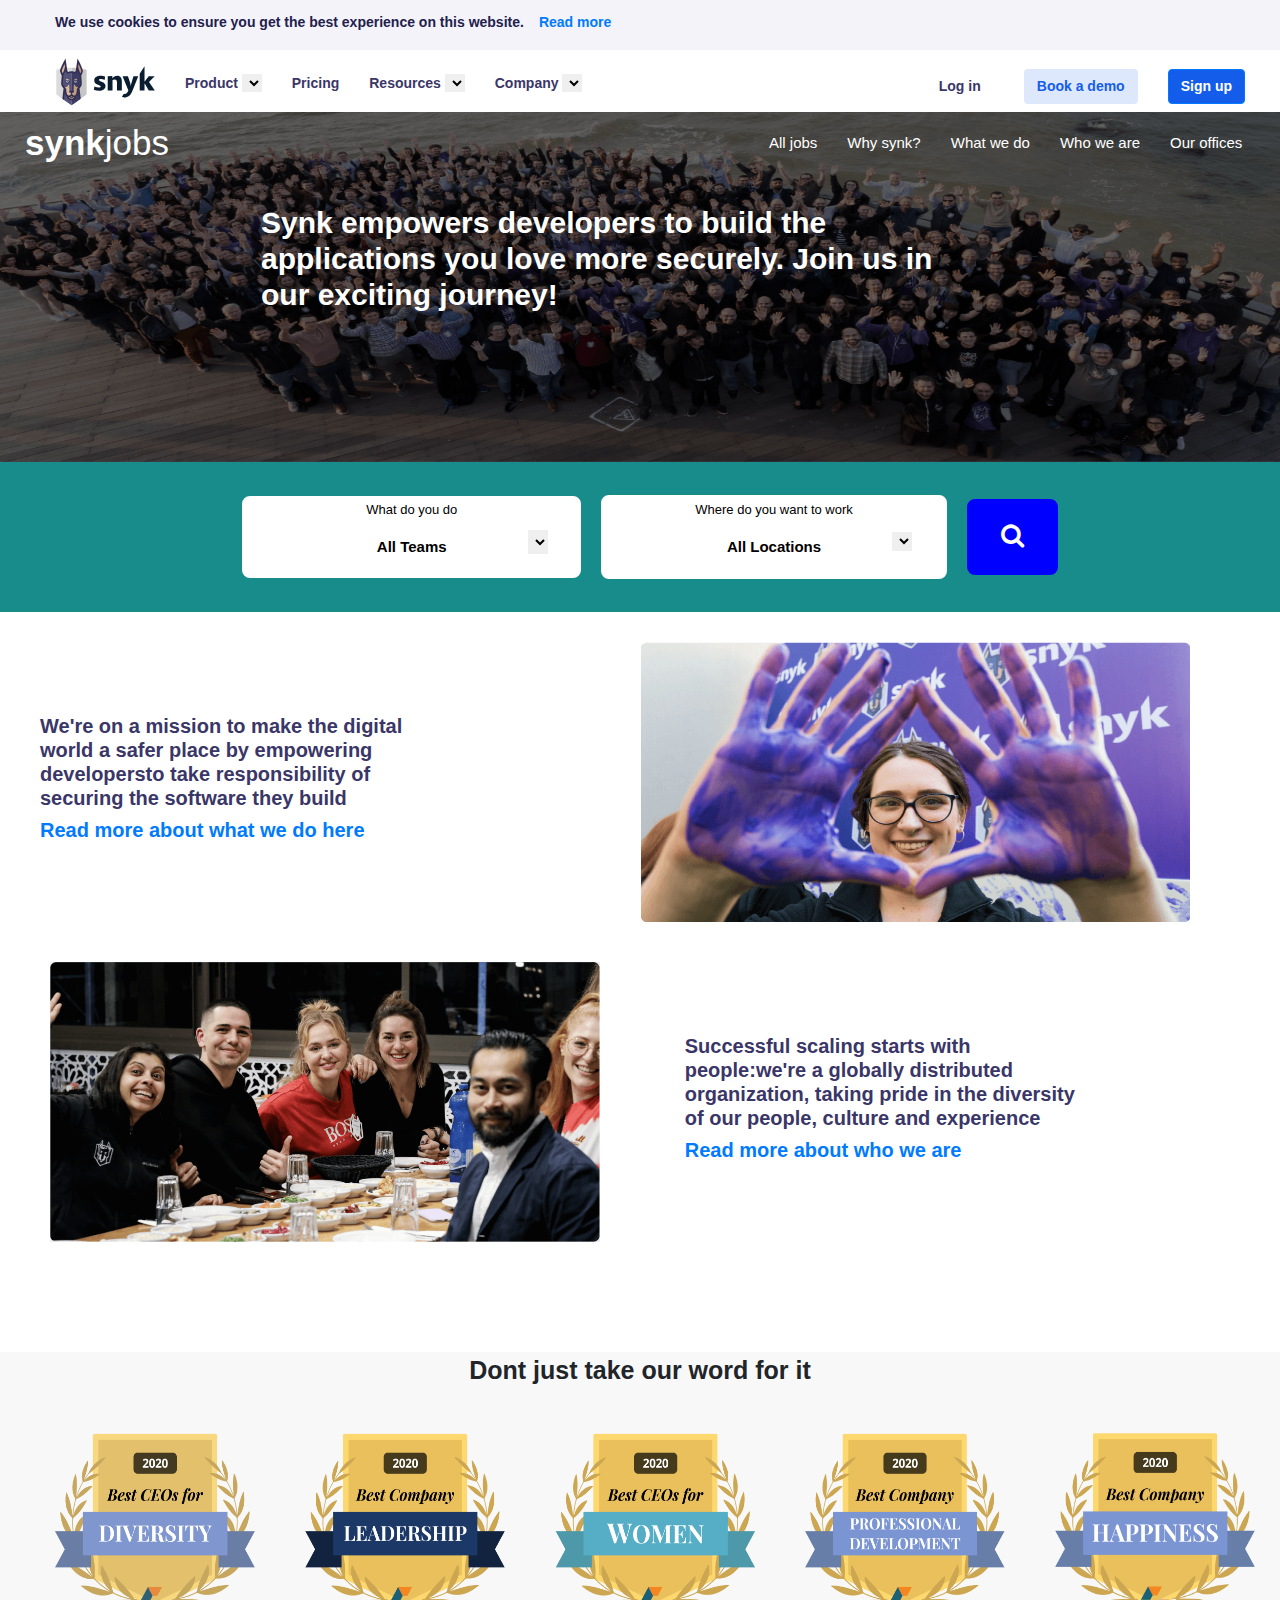
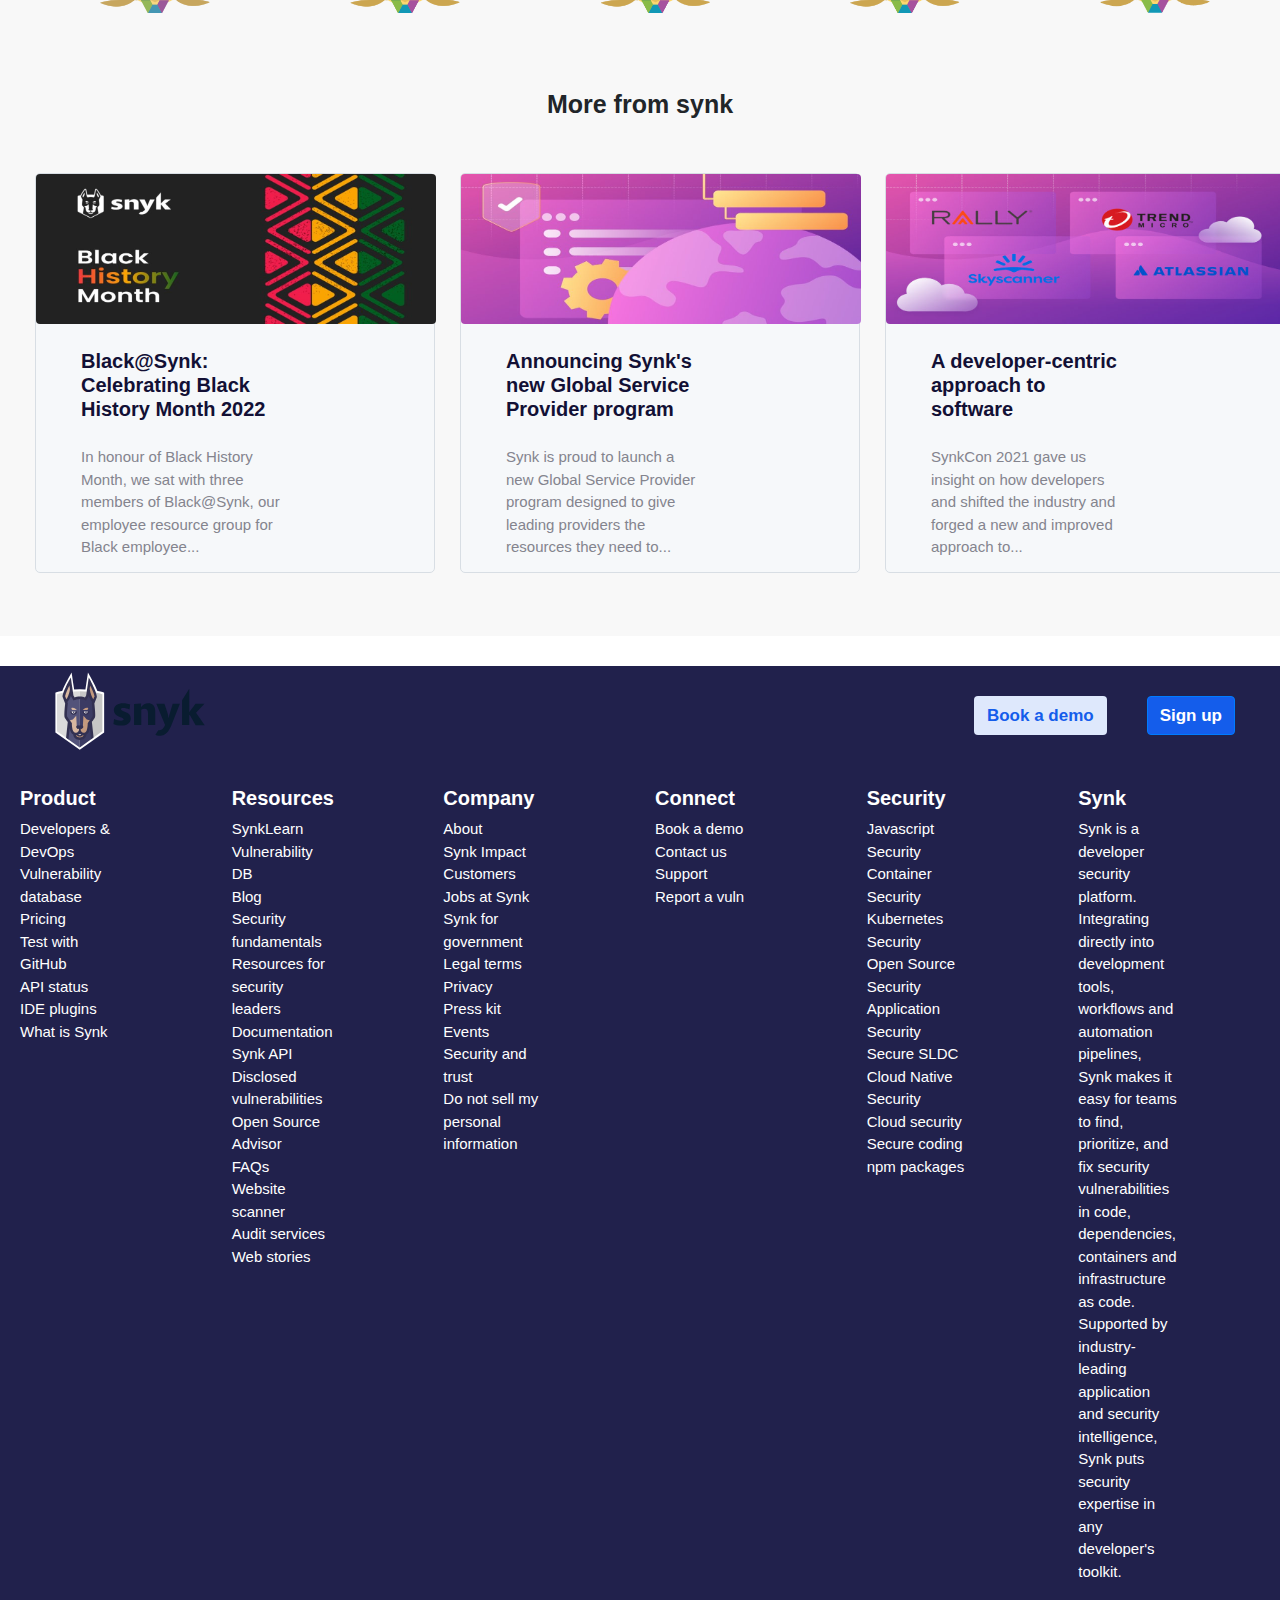
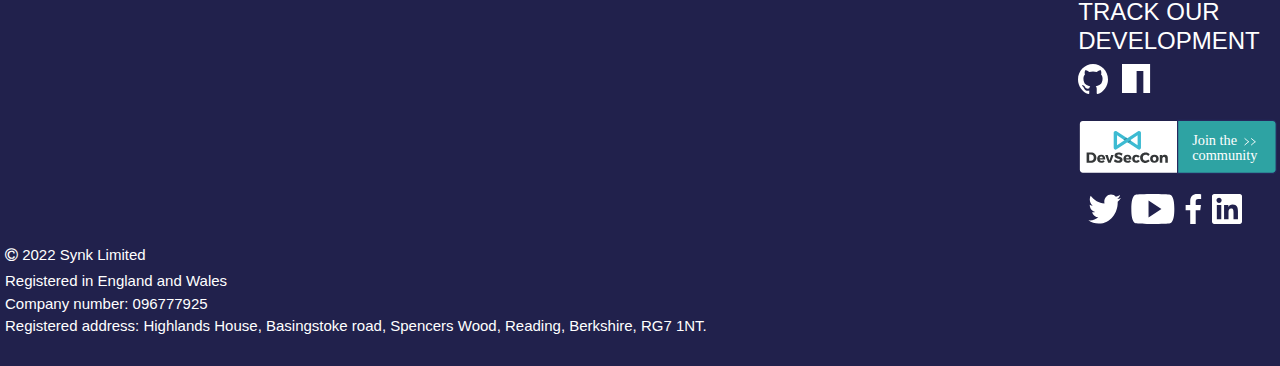
<file: index.html>
<!DOCTYPE html>
<html lang="en">

<head>
    <meta charset="UTF-8">
    <meta http-equiv="X-UA-Compatible" content="IE=edge">
    <meta name="viewport" content="width=device-width, initial-scale=1.0">
    <link rel="stylesheet" href="./synkproject.css">
    <link rel="stylesheet" href="./bootstrap.css">
    <link rel="stylesheet" href="https://cdnjs.cloudflare.com/ajax/libs/font-awesome/4.7.0/css/font-awesome.min.css">
    <script src="https://ajax.googleapis.com/ajax/libs/jquery/3.3.1/jquery.min.js"></script>
    <title>Document</title>
</head>

<body>
    <!-- <main class="row">
        <main class="col-sm"> -->
 
    <div class="firstheader">
        <div class="header">
     <p class="cookies">We use cookies to ensure you get the best experience
                on this website.</p>
            <p class="read"><a href="">Read more</a></p>
        </div>
    </div>

    <div class="secondheader sticky-top">
        <div class="left">
            <div class="logo">
                <img src="./images/logo.svg" alt="">
            </div>

            <div class="class product">Product
                <select class="pro" name="" id="">
                    <option value=""></option>
                </select>
                <div class="hidden">
                    <div class="details">
                    <ul class="product-outline">
                        <li>PRODUCT</li>
                        <li><a class="SOS" href="">Synk Open Source</li>
                        <p>Find and automatically fix open source vulnerabilities</p>
                        </a>
                        <li><a class="S-code" href="">Synk Code</li>
                        <p>Find and fix vulneabilities in your application code</p>
                        </a>
                        <li><a class="S-cont" href="">Synk Container</li>
                        <p>Find and fix vulneabilities in container images
                            and Kubernetes applications </p>
                        </a>
                        <li><a class="S-infra" href="">Synk Infrastructure as Code</li>
                        <p>Find and fix misconfigurations in Terraform CloudFormation, 
                            Kubernetes and ARM templates </p>
                        </a>
                    </ul>
        
                    <ul class="platform">
                        <li>PLATFORM</li>
                        <li><a class="DSP" href="">Developer Security Platform</li>
                        <p>Secure all the components of the modern cloud native 
                            application in a single platform
                        </p>
                        </a>
                        <li><a class="SI" href="">Security Intelligence</li>
                        <p>Access our comprehensive vulnerability data to help your own 
                            security systems</p>
                        </a>
                        <li><a class="LCM" href="">License Compliance Management</li>
                        <p>Manage open source license usage in your projects</p>
                        </a>
                        <li><a class="SIC" href="">Synk Infrastructure as Code</li>
                        <p>Find and fix misconfigurations in Terraform CloudFormation, 
                            Kubernetes and ARM templates </p>
                        </a>
                    </ul>
                </div>
                </div>
            </div>

            <div class="class pricing"> Pricing
            </div>

            <div class="class resources">Resources
                <select class="resrc" name="" id="">
                    <option value=""></option>
                </select>
                <div class="Resrc">
                    <div class="resrc-details">
                    <ul class="using-synk">
                        <li>USING SYNK</li>
                        <li><a class="DOC" href="">Documentation</li></a>
                        <li><a class="VI" href="">Vulnerability intelligence</li></a>
                        <li><a class="PT" href="">Product training</li></a>
                        <li><a class="CS" href="">Customer success</li></a>
                        <li><a class="FAQ" href="">Support portal & FAQ's</li></a>
                    </ul>
                    <ul class="learn-connect">
                        <li>LEARN & CONNECT</li>
                        <li><a class="BLOG" href="">Blog</li></a>
                        <li><a class="COMM" href="">Community</li></a>
                        <li><a class="WEB" href="">Event & Webinars</li></a>
                        <li><a class="HUB" href="">DevSecOps hub</li></a>
                        <li><a class="DEVRSC" href="">Developer and security resources</li></a>
                    </ul>
            </div>
        </div>
        </div>
        
            <div class="class company">Company
                <select class="comp" name="" id="">
                    <option value=""></option>
                </select>
                <div class="comp-box">
                    <div class="comp-details">
                    <ul class="comp-slide">
                        <li>About Synk</li>
                        <li><a class="CUSTOM" href="">Customers</li></a>
                        <li><a class="PART" href="">Partners</li></a>
                        <li><a class="NEWS" href="">Newsroom</li></a>
                        <li><a class="IMP" href="">Synk Impact</li></a>
                        <li><a class="CONTACT" href="">Contact us</li></a>
                        <li><a class="JSYNK" href=""> Jobs at Synk
                        <button class="btn btn-success form-group">We are hiring</button></li></a>
                    </ul>
            </div>
        </div>
           </div>
           </div>
      
            
        <div class="right">
            <button class="log btn btn"><a href="./html/login.html">Log in</button></a> 
            <button class="book btn btn"><a href="./html/bookdemo.html">Book a demo</button></a>
            <button class="sign btn btn-primary"><a href="./html/signup.html">Sign up</button></a>
        </div>
    </div>

    


    <div class="thirdheader">
        <div class="img-mainhero"><img class="mainhero" src="./images/synkUp-bg_files/jobs-main-hero.png" alt=""
                height="350px" width="100%">
            <div class="imgP-cont">
                <a href=""><div class="left-imgP">
                    <p class="synk-imgP">synk</p>
                    <p class="jobs-imgP">jobs</p>
                </div></a>
                <div class="right-imgP">
                    <a href=""><p class="all-imgP">All jobs</p></a>
                    <a href=""><p class="all-imgP">Why synk?</p></a>
                    <a href=""><p class="all-imgP">What we do</p></a>
                    <a href=""><p class="all-imgP">Who we are</p></a>
                    <a href=""><p class="all-imgP">Our offices</p></a> 
                </div>
            </div>
            <div class="img-h">
                <h1 class="img-h1">Synk empowers developers to build the applications you love more securely.
                    Join us in our exciting journey!</h1>
            </div>
        </div>
    </div>

    <div class="fourthheader">
        <div class="butt-one">
                    <button class="butt">
                        <div class="butt-Teams">
                            <p class="what">What do you do</p>
                            <p class="teamall">All Teams</p>
                        </div>
                        <div class="team-sel">
                            <select class="choose" name="" id="">
                                <option value=""></option>
                            </select>
                        </div>
                    </button>
                </div>
    
                    <div class="butt-two">
                        <button class="buttn">
                            <div class="butt-locate">
                                <p class="where">Where do you want to work</p>
                                <p class="locate">All Locations</p>
                            </div>
                            <div class="team-select">
                                <select class="choose" name="" id="">
                                    <option value=""></option>
                                </select>
                            </div>
                        </button>
                    </div>
                    <div class="butt-three">
                        <button class="buttm">
                            <i class="fa fa-search"></i>
                        </button>
                    </div>
                </div>
          

    <div class="fifth-header">
        <div class="h-one">
            <h1 class="mission">We're on a mission to make the digital world a safer place by
                empowering developersto take responsibility of securing
                the software they build</h1>
            <h1 class="readmore"><a href="">Read more about what we do here</a></h1>
        </div>
        <div class="imgfive"><img class="imggfive" src="./images/picRight.png"
             alt="" width="550px" height="280px">
        </div>
    </div>

    <div class="sixth-header">
        <div class="imgsix"><img class="imggsix" src="./images/picLeft.png" 
            alt="" width="550px" height="280px">
        </div>
        <div class="h-one2">
            <h1 class="scaling">Successful scaling starts with people:we're a
                globally distributed organization, taking pride in the diversity
                of our people, culture and experience</h1>
            <h1 class="aboutus"><a href="">Read more about who we are</a></h1>
        </div>
    </div>

    <div class="seventh-header">
        <div class="badge-word">Dont just take our word for it</div>
        <div class="badge">
            <img class="badge-one" src="./images/badge1.png" alt="" 
            width="200px" height="180px">
            <img class="badge-one" src="./images/badge2.png" alt=""
             width="200px" height="180px">
            <img class="badge-one" src="./images/badge3.png" 
            alt="" width="200px" height="180px">
            <img class="badge-one" src="./images/badge4.png" alt=""
             width="200px" height="180px">
            <img class="badge-one" src="./images/badge5.png" alt=""
             width="200px" height="180px">
        </div>
    </div>
  
    <div class="all-cont">
    <div class="eighth-header">
        <div class="more">More from synk</div>
        <div class="img-more">
            <div class="first">
                <img class="moreImg-one" src="./images/blackhistory.jpg" alt=""
             width="400px" height="150px">
                <h6 class="eighth-h6">Black@Synk: Celebrating Black History Month 2022</h6>
                <p class="eighth-p">In honour of Black History Month, we sat with three members of Black@Synk,
                    our employee resource group for Black employee...</p>
               
            </div>
            <div class="second"><img class="moreImg-two" src="./images/globalservice.jpg" 
                alt="" width="400px" height="150px">
                <h6 class="eighth-h6">Announcing Synk's new Global Service Provider program</h6>
                <p class="eighth-p">Synk is proud to launch a new Global Service Provider program
                    designed to give leading providers the resources they need to...</p>
            </div>
            <div class="third"><img class="moreImg-three" src="./images/devapproach.jpg"
                 alt="" width="400px" height="150px">
                <h6 class="eighth-h6">A developer-centric approach to software</h6>
                <p class="eighth-p">SynkCon 2021 gave us insight on how developers and
                    shifted the industry and forged a new and improved approach to...</p>
            </div>
        </div>
    </div>
</div>

    <div class="ninth-header">
        <div class="left">
            <div class="logo"><a href="#"><img class="imgLogo" src="./images/logo.svg" alt=""
                 height="150px" width="150px"></a></div>

        </div>
        <div class="right">
            <button class="book btn btn">Book a demo</button>
            <button class="sign btn btn-primary">Sign up</button>
        </div>
    </div>

    <div class="tenth-header">
        <div class="row">
            <div class="product col-sm-2">
                <h3>Product</h3>
                <div>Developers & DevOps</div>
                <div>Vulnerability database</div>
                <div>Pricing</div>
                <div>Test with GitHub</div>
                <div>API status</div>
                <div>IDE plugins</div>
                <div>What is Synk</div>
            </div>
            <div class="resrcs col-sm-2">
                <h3>Resources</h3>
                <div>SynkLearn</div>
                <div>Vulnerability DB</div>
                <div>Blog</div>
                <div>Security fundamentals</div>
                <div>Resources for security leaders</div>
                <div>Documentation</div>
                <div>Synk API</div>
                <div>Disclosed vulnerabilities</div>
                <div>Open Source Advisor</div>
                <div>FAQs</div>
                <div>Website scanner</div>
                <div>Audit services</div>
                <div>Web stories</div>
            </div>
            <div class="compny col-sm-2">
                <h3>Company </h3>
                <div>About</div>
                <div>Synk Impact</div>
                <div>Customers</div>
                <div>Jobs at Synk</div>
                <div>Synk for government</div>
                <div>Legal terms</div>
                <div>Privacy</div>
                <div>Press kit</div>
                <div>Events</div>
                <div>Security and trust</div>
                <div>Do not sell my personal information</div>
            </div>
            <div class="xnect col-sm-2">
                <h3>Connect</h3>
                <div>Book a demo</div>
                <div>Contact us</div>
                <div>Support</div>
                <div>Report a vuln</div>
            </div>
            <div class="security col-sm-2">
                <h3>Security</h3>
                <div>Javascript Security</div>
                <div>Container Security</div>
                <div>Kubernetes Security</div>
                <div>Open Source Security</div>
                <div>Application Security</div>
                <div>Secure SLDC</div>
                <div>Cloud Native Security</div>
                <div>Cloud security</div>
                <div>Secure coding</div>
                <div>npm packages</div>
            </div>
            <div class="synkInfo col-sm-2">
                <h3>Synk</h3>
                <div>Synk is a developer security platform. Integrating directly
                    into development tools, workflows and automation pipelines,
                    Synk makes it easy for teams to find, prioritize, and fix security
                    vulnerabilities in code, dependencies, containers and infrastructure as code.
                    Supported by industry-leading application and security intelligence,
                    Synk puts security expertise in any developer's toolkit.
                </div>
                <h4>TRACK OUR DEVELOPMENT</h4>
                <div class="footer">
                    <a href="#"><img class="footer1" src="./images/footer-github.svg"
                     alt=""></a>
                    <a href="#"><img class="footer2" src="./images/footer-npm.svg" 
                    alt=""></a>
                </div>
                <div class="logoSvg">
                    <a href="#"><img src="./images/DevconLogo.svg" alt="" 
                    width="200px" height="100px"></a>
                </div>
                <div class="socialhandle d-flex">
                    <a href="#"><img class="handle" src="./images/footer-twitter.svg" 
                        alt=""></a>
                    <a href="#"><img class="handle" src="./images/footer-youtube.svg" 
                        alt=""></a>
                    <a href="#"><img class="handle" src="./images/footer-facebook.svg"
                         alt=""></a>
                    <a href="#"><img class="handle" src="./images/footer-linkedin.svg" 
                        alt=""></a>
                </div>
            </div>
            <div class="last-h3">
                <h3><i class="fa fa-copyright"></i> 2022 Synk Limited</h3>
                <h3>Registered in England and Wales</h3>
                <h3>Company number: 096777925</h3>
                <h3>Registered address: Highlands House, Basingstoke road, Spencers Wood,
                    Reading, Berkshire, RG7 1NT.
                </h3>
            </div>
        </div>
    </div>
  


    





    <!-- </main>
    </main> -->

</body>

<script src="https://cdnjs.cloudflare.com/ajax/libs/popper.js/1.14.0/umd/popper.min.js"></script>
<link rel="stylesheet" href="https://maxcdn.bootstrapcdn.com/bootstrap/4.1.0/css/bootstrap.min.css">
<script src="https://maxcdn.bootstrapcdn.com/bootstrap/4.1.0/js/bootstrap.min.js"></script>

</html>
</file>
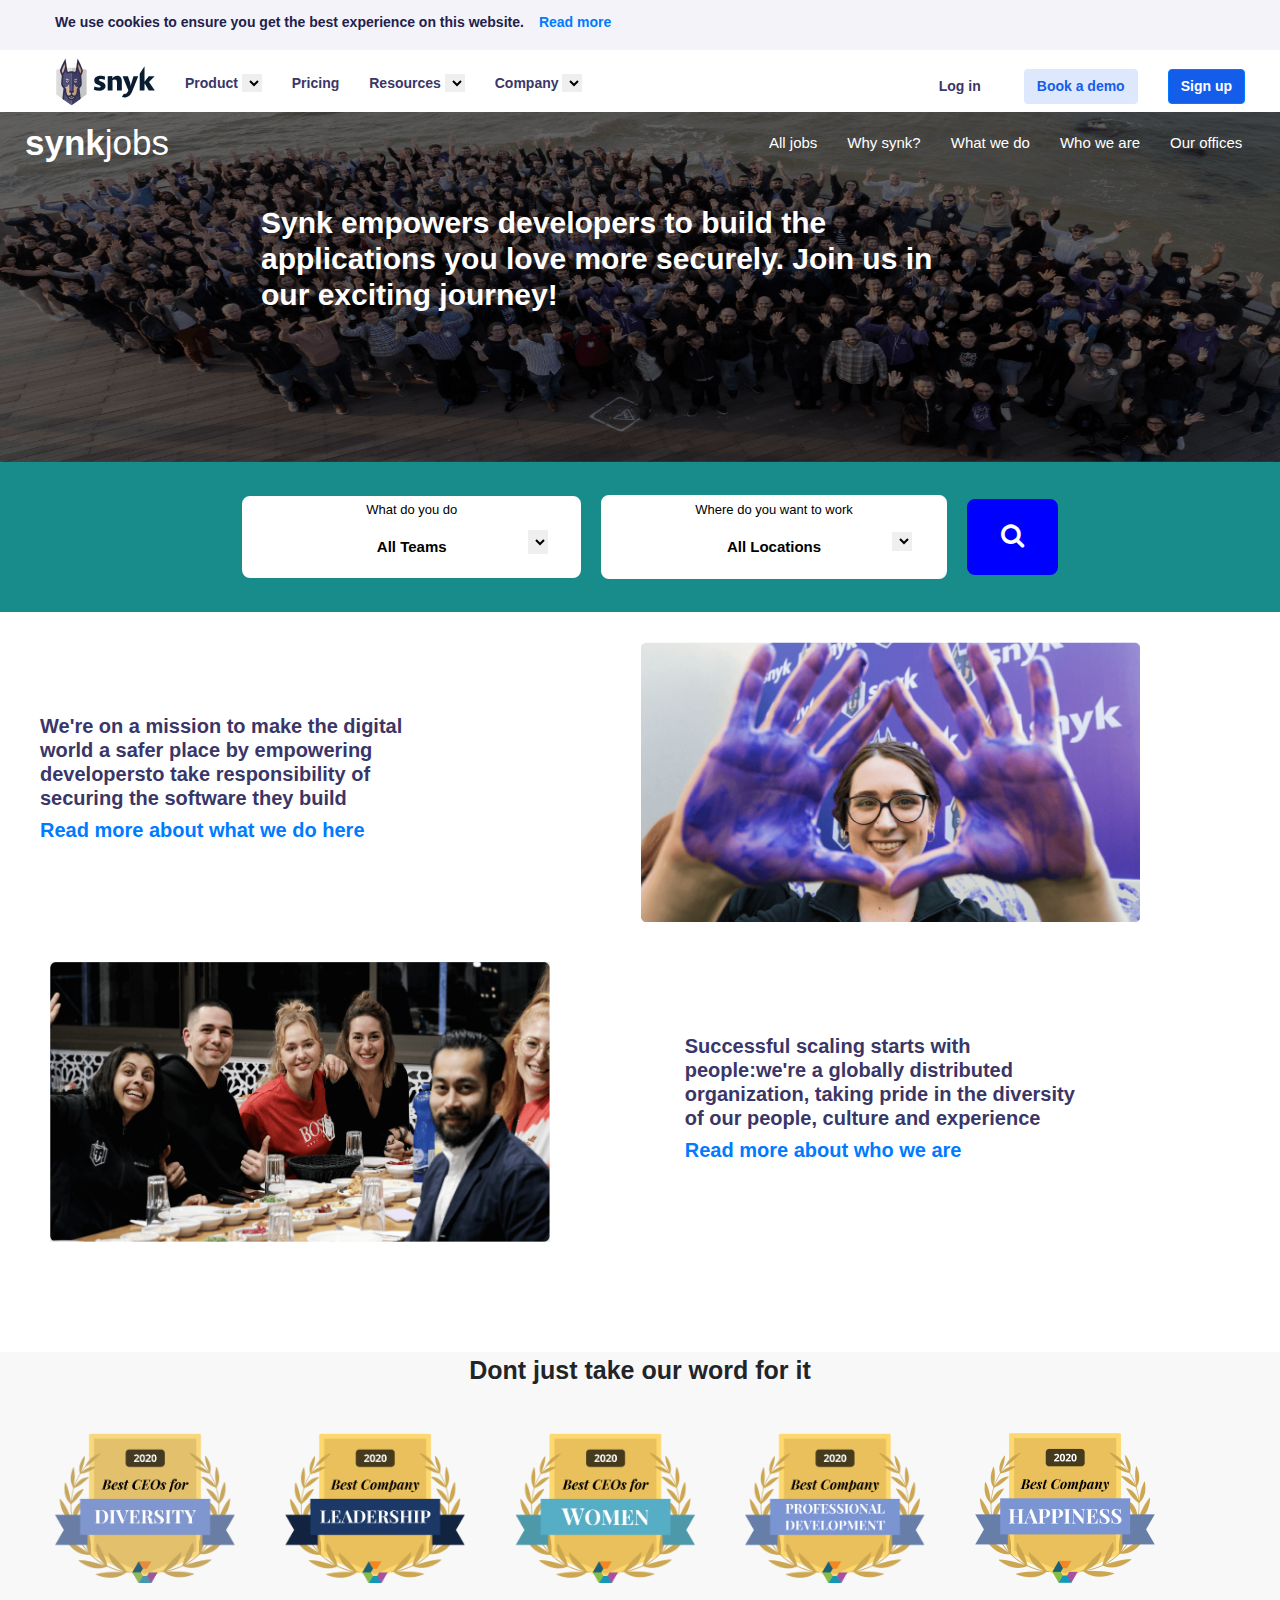
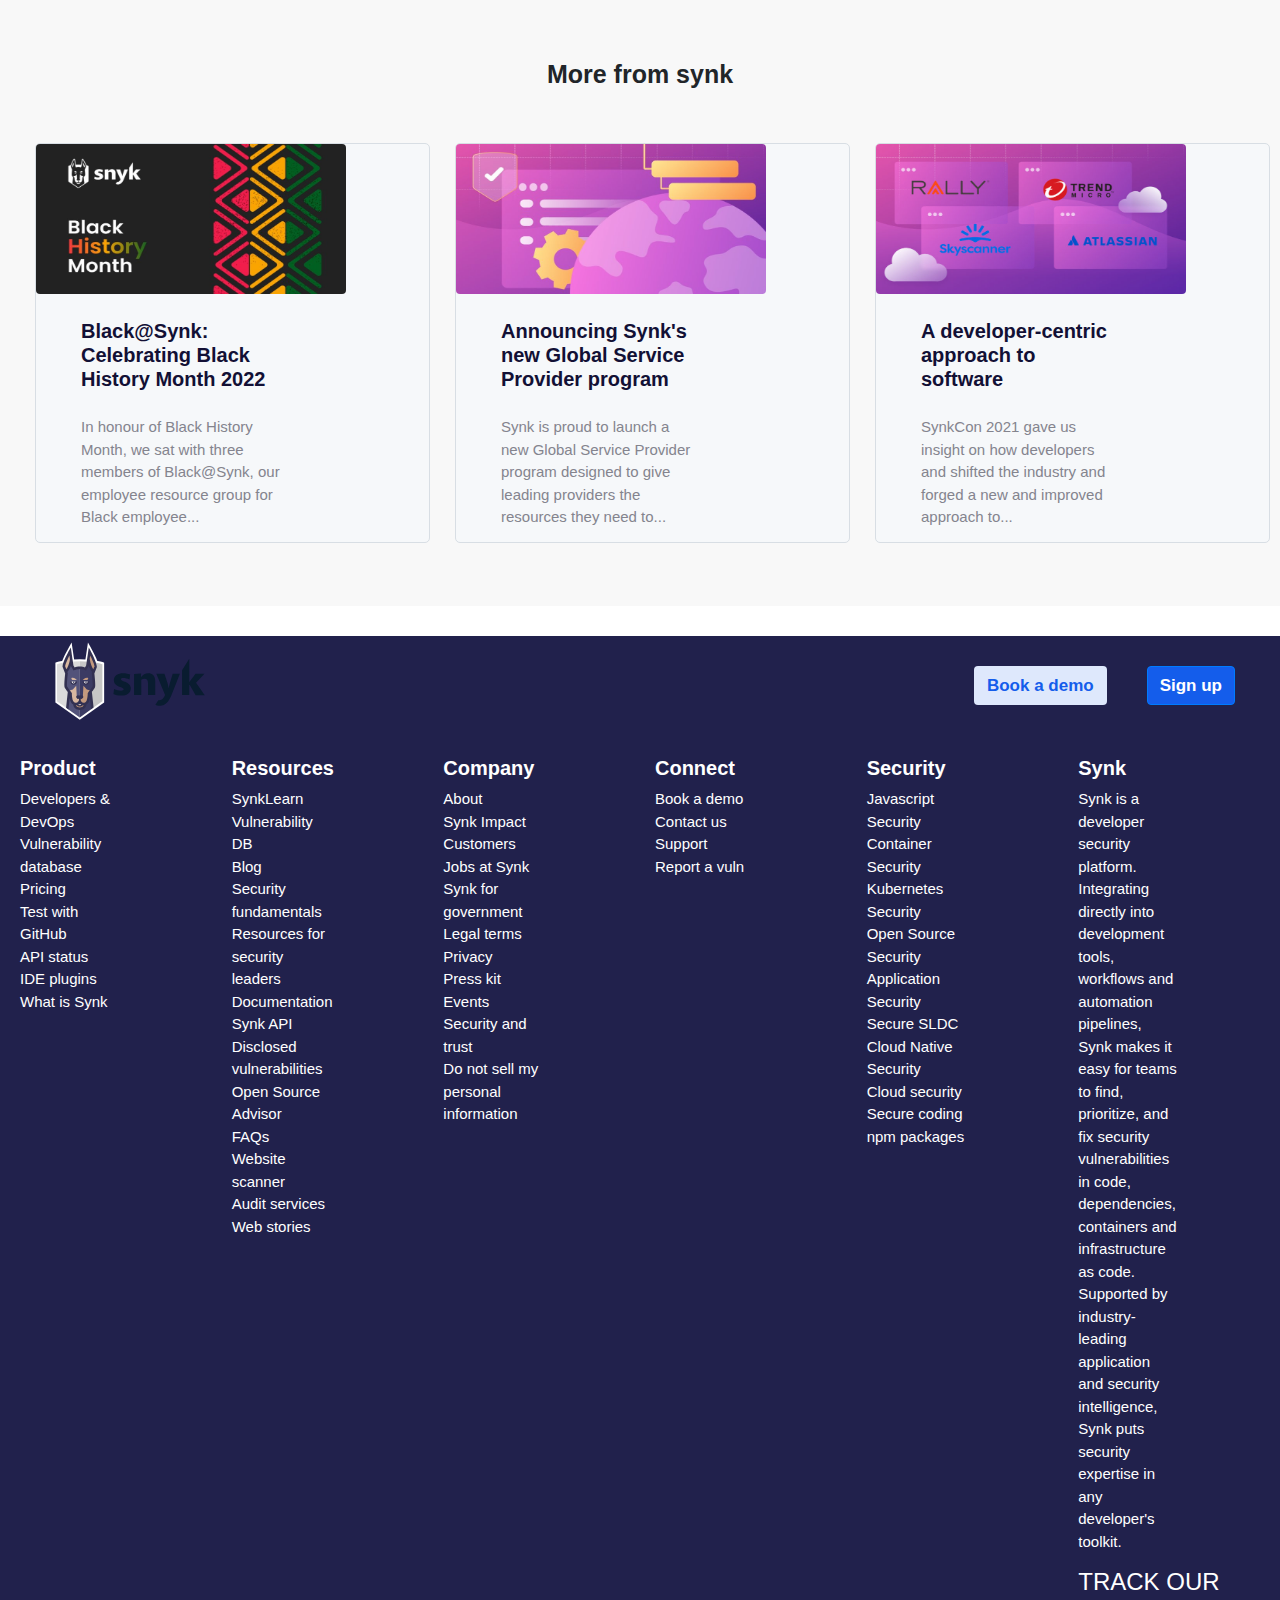
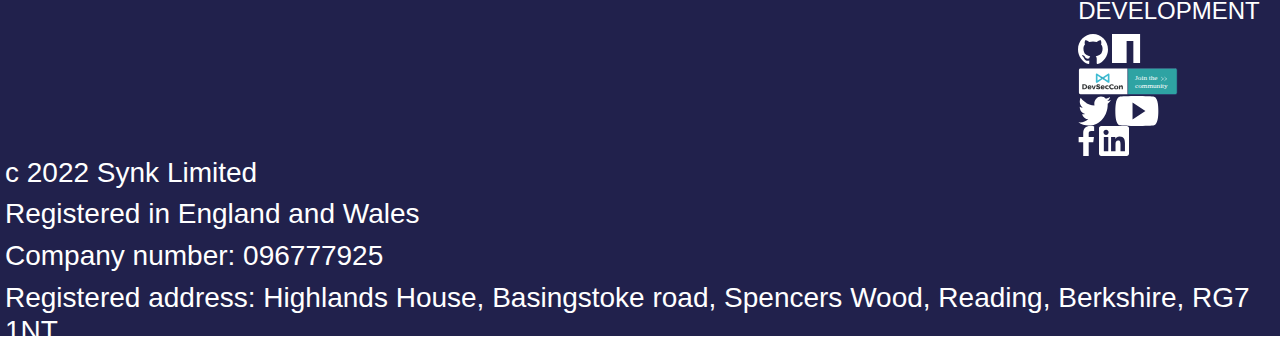
<file: synkproject.html>
<!DOCTYPE html>
<html lang="en">

<head>
    <meta charset="UTF-8">
    <meta http-equiv="X-UA-Compatible" content="IE=edge">
    <meta name="viewport" content="width=device-width, initial-scale=1.0">
    <link rel="stylesheet" href="./synkproject.css">
    <link rel="stylesheet" href="./bootstrap.css">
    <link rel="stylesheet" href="https://cdnjs.cloudflare.com/ajax/libs/font-awesome/4.7.0/css/font-awesome.min.css">
    <script src="https://ajax.googleapis.com/ajax/libs/jquery/3.3.1/jquery.min.js"></script>
    <title>Document</title>
</head>

<body>
    <!-- <main class="row">
        <main class="col-sm"> -->

    <div class="firstheader">
        <div class="header">
     <p class="cookies">We use cookies to ensure you get the best experience
                on this website.</p>
            <p class="read"><a href="">Read more</a></p>
        </div>
    </div>

    <div class="secondheader sticky-top">
        <div class="left">
            <div class="logo">
                <img src="./images/logo.svg" alt="">
            </div>

            <div class="class product">Product
                <select class="pro" name="" id="">
                    <option value=""></option>
                </select>
                <div class="hidden">
                    <div class="details">
                    <ul class="product-outline">
                        <li>PRODUCT</li>
                        <li><a class="SOS" href="">Synk Open Source</li>
                        <p>Find and automatically fix open source vulnerabilities</p>
                        </a>
                        <li><a class="S-code" href="">Synk Code</li>
                        <p>Find and fix vulneabilities in your application code</p>
                        </a>
                        <li><a class="S-cont" href="">Synk Container</li>
                        <p>Find and fix vulneabilities in container images
                            and Kubernetes applications </p>
                        </a>
                        <li><a class="S-infra" href="">Synk Infrastructure as Code</li>
                        <p>Find and fix misconfigurations in Terraform CloudFormation, 
                            Kubernetes and ARM templates </p>
                        </a>
                    </ul>
        
                    <ul class="platform">
                        <li>PLATFORM</li>
                        <li><a class="DSP" href="">Developer Security Platform</li>
                        <p>Secure all the components of the modern cloud native 
                            application in a single platform
                        </p>
                        </a>
                        <li><a class="SI" href="">Security Intelligence</li>
                        <p>Access our comprehensive vulnerability data to help your own 
                            security systems</p>
                        </a>
                        <li><a class="LCM" href="">License Compliance Management</li>
                        <p>Manage open source license usage in your projects</p>
                        </a>
                        <li><a class="SIC" href="">Synk Infrastructure as Code</li>
                        <p>Find and fix misconfigurations in Terraform CloudFormation, 
                            Kubernetes and ARM templates </p>
                        </a>
                    </ul>
                </div>
                </div>
            </div>

            <div class="class pricing"> Pricing
            </div>

            <div class="class resources">Resources
                <select class="resrc" name="" id="">
                    <option value=""></option>
                </select>
                <div class="Resrc">
                    <div class="resrc-details">
                    <ul class="using-synk">
                        <li>USING SYNK</li>
                        <li><a class="DOC" href="">Documentation</li></a>
                        <li><a class="VI" href="">Vulnerability intelligence</li></a>
                        <li><a class="PT" href="">Product training</li></a>
                        <li><a class="CS" href="">Customer success</li></a>
                        <li><a class="FAQ" href="">Support portal & FAQ's</li></a>
                    </ul>
                    <ul class="learn-connect">
                        <li>LEARN & CONNECT</li>
                        <li><a class="BLOG" href="">Blog</li></a>
                        <li><a class="COMM" href="">Community</li></a>
                        <li><a class="WEB" href="">Event & Webinars</li></a>
                        <li><a class="HUB" href="">DevSecOps hub</li></a>
                        <li><a class="DEVRSC" href="">Developer and security resources</li></a>
                    </ul>
            </div>
        </div>
        </div>
        
            <div class="class company">Company
                <select class="comp" name="" id="">
                    <option value=""></option>
                </select>
                <div class="comp-box">
                    <div class="comp-details">
                    <ul class="comp-slide">
                        <li>About Synk</li>
                        <li><a class="CUSTOM" href="">Customers</li></a>
                        <li><a class="PART" href="">Partners</li></a>
                        <li><a class="NEWS" href="">Newsroom</li></a>
                        <li><a class="IMP" href="">Synk Impact</li></a>
                        <li><a class="CONTACT" href="">Contact us</li></a>
                        <li><a class="JSYNK" href=""> Jobs at Synk
                        <button class="btn btn-success form-group">We are hiring</button></li></a>
                    </ul>
            </div>
        </div>
           </div>
           </div>
      
            
        <div class="right">
            <button class="log btn btn"><a href="./html/login.html">Log in</button></a> 
            <button class="book btn btn"><a href="./html/bookdemo.html">Book a demo</button></a>
            <button class="sign btn btn-primary"><a href="./html/signup.html">Sign up</button></a>
        </div>
    </div>

    


    <div class="thirdheader">
        <div class="img-mainhero"><img class="mainhero" src="./images/synkUp-bg_files/jobs-main-hero.png" alt=""
                height="350px" width="100%">
            <div class="imgP-cont">
                <a href=""><div class="left-imgP">
                    <p class="synk-imgP">synk</p>
                    <p class="jobs-imgP">jobs</p>
                </div></a>
                <div class="right-imgP">
                    <a href=""><p class="all-imgP">All jobs</p></a>
                    <a href=""><p class="all-imgP">Why synk?</p></a>
                    <a href=""><p class="all-imgP">What we do</p></a>
                    <a href=""><p class="all-imgP">Who we are</p></a>
                    <a href=""><p class="all-imgP">Our offices</p></a> 
                </div>
            </div>
            <div class="img-h">
                <h1 class="img-h1">Synk empowers developers to build the applications you love more securely.
                    Join us in our exciting journey!</h1>
            </div>
        </div>
    </div>

    <div class="fourthheader">
        <div class="butt-one">
                    <button class="butt">
                        <div class="butt-Teams">
                            <p class="what">What do you do</p>
                            <p class="teamall">All Teams</p>
                        </div>
                        <div class="team-sel">
                            <select class="choose" name="" id="">
                                <option value=""></option>
                            </select>
                        </div>
                    </button>
                </div>
    
                    <div class="butt-two">
                        <button class="buttn">
                            <div class="butt-locate">
                                <p class="where">Where do you want to work</p>
                                <p class="locate">All Locations</p>
                            </div>
                            <div class="team-select">
                                <select class="choose" name="" id="">
                                    <option value=""></option>
                                </select>
                            </div>
                        </button>
                    </div>
                    <div class="butt-three">
                        <button class="buttm">
                            <i class="fa fa-search"></i>
                        </button>
                    </div>
                </div>
          

    <div class="fifth-header">
        <div class="h-one">
            <h1 class="mission">We're on a mission to make the digital world a safer place by
                empowering developersto take responsibility of securing
                the software they build</h1>
            <h1 class="readmore"><a href="">Read more about what we do here</a></h1>
        </div>
        <div class="imgfive"><img class="imggfive" src="./images/picRight.png"
             alt="" width="500px" height="280px">
        </div>
    </div>

    <div class="sixth-header">
        <div class="imgsix"><img class="imggsix" src="./images/picLeft.png" 
            alt="" width="500px" height="280px">
        </div>
        <div class="h-one2">
            <h1 class="scaling">Successful scaling starts with people:we're a
                globally distributed organization, taking pride in the diversity
                of our people, culture and experience</h1>
            <h1 class="aboutus"><a href="">Read more about who we are</a></h1>
        </div>
    </div>

    <div class="seventh-header">
        <div class="badge-word">Dont just take our word for it</div>
        <div class="badge">
            <img class="badge-one" src="./images/badge1.png" alt="" 
            width="180px" height="150px">
            <img class="badge-one" src="./images/badge2.png" alt=""
             width="180px" height="150px">
            <img class="badge-one" src="./images/badge3.png" 
            alt="" width="180px" height="150px">
            <img class="badge-one" src="./images/badge4.png" alt=""
             width="180px" height="150px">
            <img class="badge-one" src="./images/badge5.png" alt=""
             width="180px" height="150px">
        </div>
    </div>
  
    <div class="all-cont">
    <div class="eighth-header">
        <div class="more">More from synk</div>
        <div class="img-more">
            <div class="first">
                <img class="moreImg-one" src="./images/blackhistory.jpg" alt=""
             width="310px" height="150px">
                <h6 class="eighth-h6">Black@Synk: Celebrating Black History Month 2022</h6>
                <p class="eighth-p">In honour of Black History Month, we sat with three members of Black@Synk,
                    our employee resource group for Black employee...</p>
               
            </div>
            <div class="second"><img class="moreImg-two" src="./images/globalservice.jpg" 
                alt="" width="310px" height="150px">
                <h6 class="eighth-h6">Announcing Synk's new Global Service Provider program</h6>
                <p class="eighth-p">Synk is proud to launch a new Global Service Provider program
                    designed to give leading providers the resources they need to...</p>
            </div>
            <div class="third"><img class="moreImg-three" src="./images/devapproach.jpg"
                 alt="" width="310px" height="150px">
                <h6 class="eighth-h6">A developer-centric approach to software</h6>
                <p class="eighth-p">SynkCon 2021 gave us insight on how developers and
                    shifted the industry and forged a new and improved approach to...</p>
            </div>
        </div>
    </div>
</div>

    <div class="ninth-header">
        <div class="left">
            <div class="logo"><img class="imgLogo" src="./images/logo.svg" alt=""
                 height="150px" width="150px"></div>

        </div>
        <div class="right">
            <button class="book btn btn">Book a demo</button>
            <button class="sign btn btn-primary">Sign up</button>
        </div>
    </div>

    <div class="tenth-header">
        <div class="row">
            <div class="product col-sm-2">
                <h3>Product</h3>
                <div>Developers & DevOps</div>
                <div>Vulnerability database</div>
                <div>Pricing</div>
                <div>Test with GitHub</div>
                <div>API status</div>
                <div>IDE plugins</div>
                <div>What is Synk</div>
            </div>
            <div class="resrcs col-sm-2">
                <h3>Resources</h3>
                <div>SynkLearn</div>
                <div>Vulnerability DB</div>
                <div>Blog</div>
                <div>Security fundamentals</div>
                <div>Resources for security leaders</div>
                <div>Documentation</div>
                <div>Synk API</div>
                <div>Disclosed vulnerabilities</div>
                <div>Open Source Advisor</div>
                <div>FAQs</div>
                <div>Website scanner</div>
                <div>Audit services</div>
                <div>Web stories</div>
            </div>
            <div class="compny col-sm-2">
                <h3>Company </h3>
                <div>About</div>
                <div>Synk Impact</div>
                <div>Customers</div>
                <div>Jobs at Synk</div>
                <div>Synk for government</div>
                <div>Legal terms</div>
                <div>Privacy</div>
                <div>Press kit</div>
                <div>Events</div>
                <div>Security and trust</div>
                <div>Do not sell my personal information</div>
            </div>
            <div class="xnect col-sm-2">
                <h3>Connect</h3>
                <div>Book a demo</div>
                <div>Contact us</div>
                <div>Support</div>
                <div>Report a vuln</div>
            </div>
            <div class="security col-sm-2">
                <h3>Security</h3>
                <div>Javascript Security</div>
                <div>Container Security</div>
                <div>Kubernetes Security</div>
                <div>Open Source Security</div>
                <div>Application Security</div>
                <div>Secure SLDC</div>
                <div>Cloud Native Security</div>
                <div>Cloud security</div>
                <div>Secure coding</div>
                <div>npm packages</div>
            </div>
            <div class="synkInfo col-sm-2">
                <h3>Synk</h3>
                <div>Synk is a developer security platform. Integrating directly
                    into development tools, workflows and automation pipelines,
                    Synk makes it easy for teams to find, prioritize, and fix security
                    vulnerabilities in code, dependencies, containers and infrastructure as code.
                    Supported by industry-leading application and security intelligence,
                    Synk puts security expertise in any developer's toolkit.
                </div>
                <h4>TRACK OUR DEVELOPMENT</h4>
                <div>
                    <img src="./images/footer-github.svg" alt="">
                    <img src="./images/footer-npm.svg" alt="">
                </div>
                <div>
                    <img src="./images/DevconLogo.svg" alt="">
                </div>
                <div>
                    <img src="./images/footer-twitter.svg" alt="">
                    <img src="./images/footer-youtube.svg" alt="">
                    <img src="./images/footer-facebook.svg" alt="">
                    <img src="./images/footer-linkedin.svg" alt="">
                </div>
            </div>
            <div>
                <h3>c 2022 Synk Limited</h3>
                <h3>Registered in England and Wales</h3>
                <h3>Company number: 096777925</h3>
                <h3>Registered address: Highlands House, Basingstoke road, Spencers Wood,
                    Reading, Berkshire, RG7 1NT.
                </h3>
            </div>
        </div>
    </div>
  


    





    <!-- </main>
    </main> -->

</body>

<script src="https://cdnjs.cloudflare.com/ajax/libs/popper.js/1.14.0/umd/popper.min.js"></script>
<link rel="stylesheet" href="https://maxcdn.bootstrapcdn.com/bootstrap/4.1.0/css/bootstrap.min.css">
<script src="https://maxcdn.bootstrapcdn.com/bootstrap/4.1.0/js/bootstrap.min.js"></script>

</html>
</file>
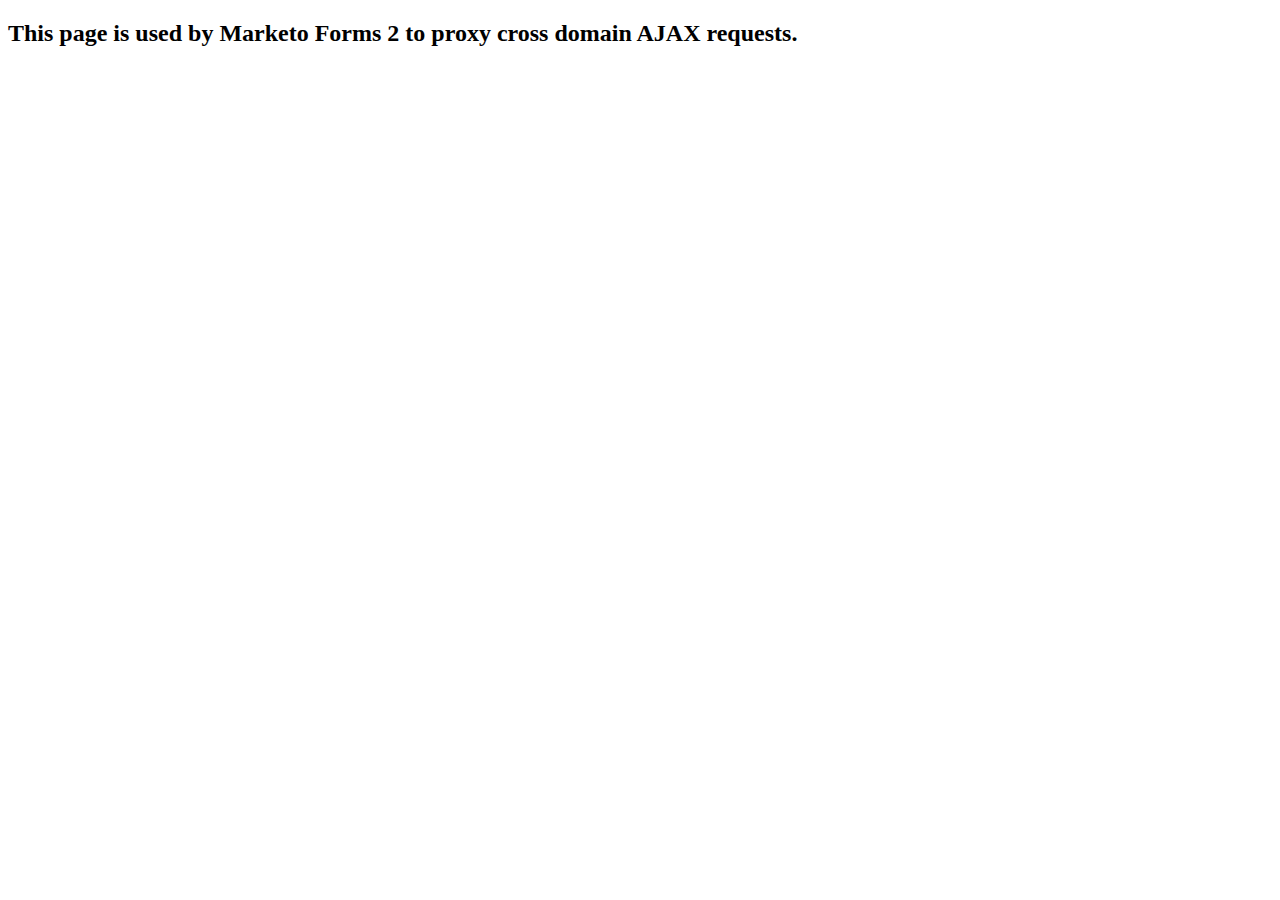
<file: images/Careers _ Msg_files/XDFrame.html>
<!DOCTYPE html>
<!-- saved from url=(0041)https://go.snyk.io/index.php/form/XDFrame -->
<html style=""><head><meta http-equiv="Content-Type" content="text/html; charset=UTF-8">
    <title>Marketo Forms 2 Cross Domain request proxy frame</title>
    <script src="./forms2.min.js.download"></script>
    <script>
      (function (){
        var $ = MktoForms2.$;
        if(!window.parent || window.parent == window){
          return;
        }
        $(window).on("message", function (e){
          var origin = e.originalEvent.origin;
          var message = e.originalEvent.data;
          try{
            message = $.parseJSON(message);  
          }catch(ex){
            return;  //our messages are always JSON
          }
          if(message && message.mktoRequest && message.mktoRequest.ajaxParams){
            var p = message.mktoRequest.ajaxParams;
            var params = { type:"POST", dataType:"json", url:p.url, data:p.data, crossDomain:false, jsonp:false };
            params.success = function (data){
              window.parent.postMessage(JSON.stringify({
                mktoResponse:{
                  "for":message.mktoRequest.id,
                  error:false,
                  data:data
                }
              }), origin);
            }
            params.error = function (error, code, errMessage){
              var e = error.responseJSON || errMessage;
              window.parent.postMessage(JSON.stringify({
                mktoResponse:{
                  "for":message.mktoRequest.id,
                  error:true,
                  data:e
                }
              }), origin)
            }
            $.ajax(params);
          }
        });
        window.parent.postMessage(JSON.stringify({mktoReady:true}), "*");
      })()
    </script>
  </head>
  <body>
    <h2>This page is used by Marketo Forms 2 to proxy cross domain AJAX requests.</h2>
  
</body></html>
</file>
<file: synkproject.css>
body,
html {
  margin: 0px;
  padding: 0px;
  background-color: white;
}

.firstheader {
  display: flex;
  width: 100%;
}
.firstheader .header {
  display: flex;
  align-items: center;
  background-color: #F5F3FA;
  width: 100%;
  height: 50px;
  color: white;
  padding: 5px;
}
.firstheader .header .cookies, .firstheader .header .read {
  font-family: sans-serif;
  font-size: 14px;
  font-weight: bolder;
  margin-top: 10px;
}
.firstheader .header .cookies {
  color: #21214C;
  margin-left: 50px;
}
.firstheader .header .read {
  margin-left: 15px;
}

.secondheader {
  background-color: white;
  display: flex;
  justify-content: space-between;
  align-items: center;
  width: 100%;
  margin-top: 10px;
  padding: 5px;
}
.secondheader .left {
  display: flex;
  justify-content: center;
  align-items: center;
  margin-top: -10px;
}
.secondheader .left .logo {
  margin-left: 50px;
}
.secondheader .left .class {
  margin-left: 30px;
  margin-top: 5px;
  color: #3a3667;
  font-family: sans-serif;
  font-weight: bolder;
  font-size: 14px;
}
.secondheader .left .class .pro, .secondheader .left .class .resrc, .secondheader .left .class .comp {
  border: none;
}
.secondheader .left .class .hidden {
  display: flex;
  justify-content: space-between;
  background-color: white;
  border-radius: 4px;
  padding: 20px;
  width: 60%;
  height: 500px;
  position: absolute;
  left: 10% px;
  overflow: hidden;
  z-index: 5000;
  display: none;
}
.secondheader .left .class .hidden .details {
  display: flex;
}
.secondheader .left .class .hidden .details .product-outline li {
  list-style: none;
}
.secondheader .left .class .hidden .details .product-outline .SOS, .secondheader .left .class .hidden .details .product-outline .S-code, .secondheader .left .class .hidden .details .product-outline .S-cont, .secondheader .left .class .hidden .details .product-outline .S-infra {
  text-decoration: none;
  color: #3a3667;
}
.secondheader .left .class .hidden .details .product-outline p {
  width: 260px;
  color: #908F9E;
}
.secondheader .left .class .hidden .platform li {
  list-style: none;
}
.secondheader .left .class .hidden .platform .DSP, .secondheader .left .class .hidden .platform .SI, .secondheader .left .class .hidden .platform .LCM, .secondheader .left .class .hidden .platform .SIC {
  text-decoration: none;
  color: #3a3667;
}
.secondheader .left .class .hidden .platform p {
  width: 260px;
  color: #908F9E;
}
.secondheader .left .class:hover .hidden {
  display: inherit;
}
.secondheader .left .class .Resrc {
  display: flex;
  background-color: white;
  border-radius: 4px;
  padding: 20px;
  width: 45%;
  height: 300px;
  position: absolute;
  left: 30%;
  overflow: hidden;
  z-index: 5000;
  display: none;
}
.secondheader .left .class .Resrc .resrc-details {
  display: flex;
}
.secondheader .left .class .Resrc .resrc-details .using-synk {
  color: #908F9E;
}
.secondheader .left .class .Resrc .resrc-details .using-synk li {
  list-style: none;
  width: 220px;
  margin-top: 10px;
}
.secondheader .left .class .Resrc .resrc-details .using-synk .DOC, .secondheader .left .class .Resrc .resrc-details .using-synk .VI, .secondheader .left .class .Resrc .resrc-details .using-synk .PT, .secondheader .left .class .Resrc .resrc-details .using-synk .CS, .secondheader .left .class .Resrc .resrc-details .using-synk .FAQ {
  text-decoration: none;
  color: #3a3667;
}
.secondheader .left .class .Resrc .learn-connect {
  color: #908F9E;
}
.secondheader .left .class .Resrc .learn-connect li {
  list-style: none;
  width: 220px;
  margin-top: 10px;
}
.secondheader .left .class .Resrc .learn-connect li .BLOG, .secondheader .left .class .Resrc .learn-connect li .COMM, .secondheader .left .class .Resrc .learn-connect li .WEB, .secondheader .left .class .Resrc .learn-connect li .HUB, .secondheader .left .class .Resrc .learn-connect li .DEVRSC {
  text-decoration: none;
  color: #3a3667;
}
.secondheader .left .class:hover .Resrc {
  display: inherit;
}
.secondheader .left .class .comp-box {
  display: flex;
  background-color: white;
  border-radius: 4px;
  padding: 20px;
  width: 25%;
  height: 300px;
  position: absolute;
  left: 40%;
  z-index: 5000;
  display: none;
}
.secondheader .left .class .comp-box .comp-details {
  display: flex;
}
.secondheader .left .class .comp-box .comp-details .comp-slide li {
  list-style: none;
  margin-top: 10px;
}
.secondheader .left .class .comp-box .comp-details .comp-slide .CUSTOM, .secondheader .left .class .comp-box .comp-details .comp-slide .PART, .secondheader .left .class .comp-box .comp-details .comp-slide .NEWS, .secondheader .left .class .comp-box .comp-details .comp-slide .IMP, .secondheader .left .class .comp-box .comp-details .comp-slide .CONTACT, .secondheader .left .class .comp-box .comp-details .comp-slide .JSYNK {
  text-decoration: none;
  color: #3a3667;
}
.secondheader .left .class:hover .comp-box {
  display: inherit;
}
.secondheader .right {
  display: flex;
  justify-content: center;
  align-items: center;
}
.secondheader .right .btn {
  margin-right: 30px;
  font-family: sans-serif;
  font-weight: bolder;
  font-size: 14px;
}
.secondheader .right .log a {
  text-decoration: none;
  color: #3a3667;
}
.secondheader .right .book {
  background-color: #dee8fc;
}
.secondheader .right .book a {
  text-decoration: none;
  color: #145deb;
}
.secondheader .right .sign {
  background-color: #145deb;
}
.secondheader .right .sign a {
  text-decoration: none;
  color: white;
}

.thirdheader {
  position: relative;
  background-color: #454560;
}
.thirdheader .img-mainhero .mainhero {
  filter: brightness(40%);
}
.thirdheader .imgP-cont {
  display: flex;
  justify-content: space-between;
  align-items: center;
  padding: 5px;
  position: absolute;
  top: 0%;
}
.thirdheader .imgP-cont a {
  color: white;
  text-decoration: none;
}
.thirdheader .imgP-cont a .left-imgP {
  display: flex;
  color: white;
}
.thirdheader .imgP-cont a .left-imgP .synk-imgP {
  font-size: 35px;
  font-family: sans-serif;
  font-weight: bolder;
  margin-left: 20px;
}
.thirdheader .imgP-cont a .left-imgP .jobs-imgP {
  font-size: 35px;
  font-family: sans-serif;
}
.thirdheader .imgP-cont .right-imgP {
  display: flex;
  color: white;
  margin-left: 600px;
}
.thirdheader .imgP-cont .right-imgP a .all-imgP {
  margin-right: 30px;
  font-size: 15px;
  font-family: sans-serif;
}
.thirdheader .img-h {
  display: flex;
  color: white;
  padding: 5px;
  justify-content: center;
  align-items: center;
  width: 56%;
  position: absolute;
  top: 25%;
  left: 20%;
}
.thirdheader .img-h .img-h1 {
  font-family: sans-serif;
  font-size: 30px;
  font-weight: bold;
}

.fourthheader {
  display: flex;
  justify-content: center;
  background-color: #188b8b;
  width: 100%;
  height: 150px;
  align-items: center;
  padding: 5px;
}
.fourthheader .butt-one,
.fourthheader .butt-two,
.fourthheader .butt-three {
  margin-left: 20px;
}
.fourthheader .butt-one .butt, .fourthheader .butt-one .buttn,
.fourthheader .butt-two .butt,
.fourthheader .butt-two .buttn,
.fourthheader .butt-three .butt,
.fourthheader .butt-three .buttn {
  display: flex;
  position: relative;
  border: 4px solid white;
  border-radius: 8px;
  background-color: white;
  padding: 0px 120px;
}
.fourthheader .butt-one .butt .butt-Teams .what, .fourthheader .butt-one .buttn .butt-Teams .what,
.fourthheader .butt-two .butt .butt-Teams .what,
.fourthheader .butt-two .buttn .butt-Teams .what,
.fourthheader .butt-three .butt .butt-Teams .what,
.fourthheader .butt-three .buttn .butt-Teams .what {
  font-family: sans-serif;
  font-size: 13px;
}
.fourthheader .butt-one .butt .butt-Teams .teamall, .fourthheader .butt-one .buttn .butt-Teams .teamall,
.fourthheader .butt-two .butt .butt-Teams .teamall,
.fourthheader .butt-two .buttn .butt-Teams .teamall,
.fourthheader .butt-three .butt .butt-Teams .teamall,
.fourthheader .butt-three .buttn .butt-Teams .teamall {
  font-family: sans-serif;
  font-weight: bolder;
  font-size: 15px;
}
.fourthheader .butt-one .butt .butt-locate .where, .fourthheader .butt-one .buttn .butt-locate .where,
.fourthheader .butt-two .butt .butt-locate .where,
.fourthheader .butt-two .buttn .butt-locate .where,
.fourthheader .butt-three .butt .butt-locate .where,
.fourthheader .butt-three .buttn .butt-locate .where {
  font-family: sans-serif;
  font-size: 13px;
}
.fourthheader .butt-one .butt .butt-locate .locate, .fourthheader .butt-one .buttn .butt-locate .locate,
.fourthheader .butt-two .butt .butt-locate .locate,
.fourthheader .butt-two .buttn .butt-locate .locate,
.fourthheader .butt-three .butt .butt-locate .locate,
.fourthheader .butt-three .buttn .butt-locate .locate {
  font-family: sans-serif;
  font-weight: bolder;
  font-size: 15px;
}
.fourthheader .butt-one .buttn,
.fourthheader .butt-two .buttn,
.fourthheader .butt-three .buttn {
  padding: 1px 90px;
}
.fourthheader .butt-one .team-sel,
.fourthheader .butt-two .team-sel,
.fourthheader .butt-three .team-sel {
  position: absolute;
  left: 85%;
  top: 10%;
  margin-top: 20px;
  font-size: 20px;
}
.fourthheader .butt-one .team-sel .choose,
.fourthheader .butt-two .team-sel .choose,
.fourthheader .butt-three .team-sel .choose {
  border: none;
}
.fourthheader .butt-one .team-select,
.fourthheader .butt-two .team-select,
.fourthheader .butt-three .team-select {
  position: absolute;
  left: 85%;
  top: 15%;
  margin-top: 20px;
}
.fourthheader .butt-one .team-select .choose,
.fourthheader .butt-two .team-select .choose,
.fourthheader .butt-three .team-select .choose {
  border: none;
}
.fourthheader .butt-one .buttm,
.fourthheader .butt-two .buttm,
.fourthheader .butt-three .buttm {
  border: 4px solid blue;
  border-radius: 8px;
  background-color: blue;
  padding: 20px 30px;
}
.fourthheader .butt-one .buttm i,
.fourthheader .butt-two .buttm i,
.fourthheader .butt-three .buttm i {
  color: white;
  font-size: 25px;
}

.fifth-header {
  display: flex;
  width: 100%;
  justify-content: space-between;
  align-items: center;
  margin-top: 20px;
  padding: 10px;
}
.fifth-header .h-one {
  padding: 10px;
  width: 50%;
}
.fifth-header .h-one .mission {
  display: flex;
  font-family: sans-serif;
  font-size: 20px;
  margin-left: 20px;
  font-weight: bold;
  color: #3a3667;
  width: 400px;
}
.fifth-header .h-one .readmore {
  display: flex;
  font-family: sans-serif;
  font-size: 20px;
  margin-left: 20px;
  font-weight: bolder;
  color: #557ab4;
}
.fifth-header .h-one .readmore a {
  text-decoration: none;
}
.fifth-header .imgfive {
  width: 50%;
}
.fifth-header .imgfive .imggfive {
  margin-right: 40px;
}

.sixth-header {
  display: flex;
  justify-content: space-between;
  align-items: center;
  margin-top: 20px;
  padding: 10px;
}
.sixth-header .h-one2 {
  width: 50%;
  padding: 10px;
  margin-left: 30px;
}
.sixth-header .h-one2 .scaling {
  display: flex;
  font-family: sans-serif;
  font-size: 20px;
  font-weight: bold;
  margin-left: 20px;
  color: #3a3667;
  width: 400px;
}
.sixth-header .h-one2 .aboutus {
  display: flex;
  font-family: sans-serif;
  font-size: 20px;
  font-weight: bolder;
  color: #557ab4;
  margin-left: 20px;
}
.sixth-header .h-one2 .aboutus a {
  text-decoration: none;
}
.sixth-header .imgsix {
  width: 50%;
}
.sixth-header .imgsix .imggsix {
  margin-left: 40px;
}

.seventh-header {
  width: 100%;
  margin-top: 100px;
  background-color: #f8f8f8;
}
.seventh-header .badge-word {
  display: flex;
  justify-content: center;
  align-items: center;
  font-family: sans-serif;
  font-size: 25px;
  font-weight: bolder;
  margin-top: 30px;
}
.seventh-header .badge {
  display: flex;
  margin-top: 40px;
}
.seventh-header .badge .badge-one {
  margin-left: 50px;
}

.all-cont {
  display: flex;
  width: 100%;
  background-color: #f8f8f8;
}
.all-cont .eighth-header {
  background-color: #f8f8f8;
  width: 100%;
  height: 550px;
  margin-top: 70px;
}
.all-cont .eighth-header .more {
  display: flex;
  justify-content: center;
  align-items: center;
  width: 100%;
  font-family: sans-serif;
  font-size: 25px;
  font-weight: bolder;
}
.all-cont .eighth-header .img-more {
  display: flex;
  width: 100%;
  margin-top: 40px;
  padding: 10px;
}
.all-cont .eighth-header .img-more .first, .all-cont .eighth-header .img-more .second, .all-cont .eighth-header .img-more .third {
  display: block;
  background-color: #F6F8FA;
  border: 1px solid #D8DEE4;
  border-radius: 5px;
  width: 400px;
  height: 400px;
  margin-left: 25px;
  justify-content: center;
  align-items: center;
}
.all-cont .eighth-header .img-more .first .moreImg-one, .all-cont .eighth-header .img-more .first .moreImg-two, .all-cont .eighth-header .img-more .first .moreImg-three, .all-cont .eighth-header .img-more .second .moreImg-one, .all-cont .eighth-header .img-more .second .moreImg-two, .all-cont .eighth-header .img-more .second .moreImg-three, .all-cont .eighth-header .img-more .third .moreImg-one, .all-cont .eighth-header .img-more .third .moreImg-two, .all-cont .eighth-header .img-more .third .moreImg-three {
  border-radius: 4px;
}
.all-cont .eighth-header .img-more .first .eighth-h6, .all-cont .eighth-header .img-more .second .eighth-h6, .all-cont .eighth-header .img-more .third .eighth-h6 {
  color: #121035;
  font-family: sans-serif;
  font-size: 20px;
  font-weight: bolder;
  width: 200px;
  margin-left: 45px;
  margin-top: 25px;
}
.all-cont .eighth-header .img-more .first .eighth-p, .all-cont .eighth-header .img-more .second .eighth-p, .all-cont .eighth-header .img-more .third .eighth-p {
  color: #84848E;
  font-family: sans-serif;
  font-size: 15px;
  width: 200px;
  margin-left: 45px;
  margin-top: 25px;
}

.ninth-header {
  display: flex;
  background-color: #21214c;
  justify-content: space-between;
  margin-top: 30px;
  height: 100px;
  padding: 5px;
}
.ninth-header .left {
  display: flex;
  justify-content: center;
  align-items: center;
  margin-top: -10px;
}
.ninth-header .left .logo {
  margin-left: 50px;
}
.ninth-header .left .logo .imgLogo {
  font-size: 40px;
  color: white;
}
.ninth-header .right {
  display: flex;
  justify-content: center;
  align-items: center;
}
.ninth-header .right .btn {
  margin-right: 40px;
  font-family: sans-serif;
  font-weight: bolder;
  font-size: 17px;
}
.ninth-header .right .book {
  background-color: #dee8fc;
  color: #145deb;
}
.ninth-header .right .sign {
  background-color: #145deb;
}

.tenth-header {
  display: flex;
  width: 100%;
  background-color: #21214c;
  margin-top: 0.5px;
  height: 1200px;
  padding: 20px;
  color: white;
  font-family: sans-serif;
}
.tenth-header .row .product, .tenth-header .row .resrcs, .tenth-header .row .compny, .tenth-header .row .xnect, .tenth-header .row .security, .tenth-header .row .synkInfo {
  font-family: sans-serif;
  color: white;
}
.tenth-header .row .product h3, .tenth-header .row .resrcs h3, .tenth-header .row .compny h3, .tenth-header .row .xnect h3, .tenth-header .row .security h3, .tenth-header .row .synkInfo h3 {
  font-size: 20px;
  font-weight: bolder;
}
.tenth-header .row .product div, .tenth-header .row .resrcs div, .tenth-header .row .compny div, .tenth-header .row .xnect div, .tenth-header .row .security div, .tenth-header .row .synkInfo div {
  font-size: 15px;
  width: 100px;
}
.tenth-header .row .synkInfo {
  width: 200px;
}
.tenth-header .row h4 {
  display: flex;
  margin-top: 15px;
}
.tenth-header .row .footer .footer2, .tenth-header .row .footer .handle, .tenth-header .row .socialhandle .footer2, .tenth-header .row .socialhandle .handle {
  margin-left: 10px;
}
.tenth-header .row .last-h3 h3 {
  margin-top: 15px;
  font-size: 15px;
  font-family: sans-serif;
  line-height: 50%;
}

/*# sourceMappingURL=synkproject.css.map */
</file>
